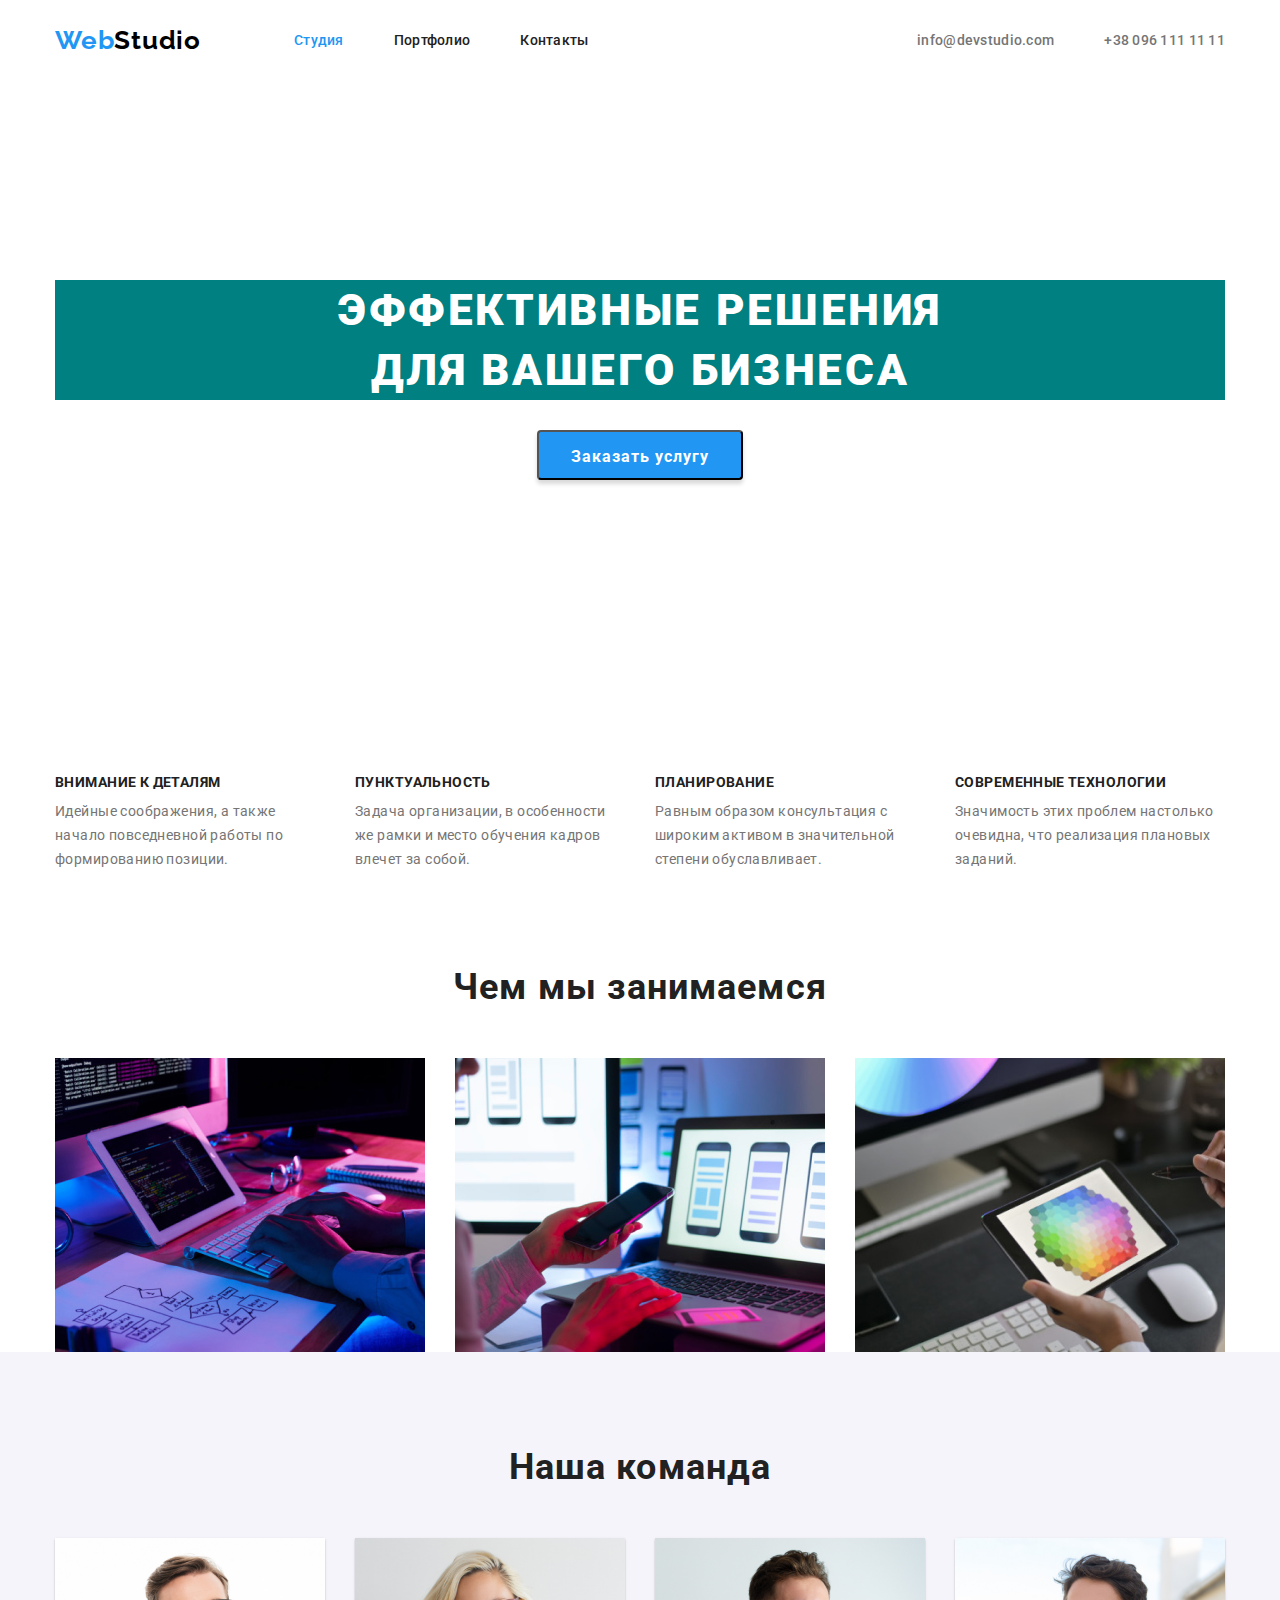
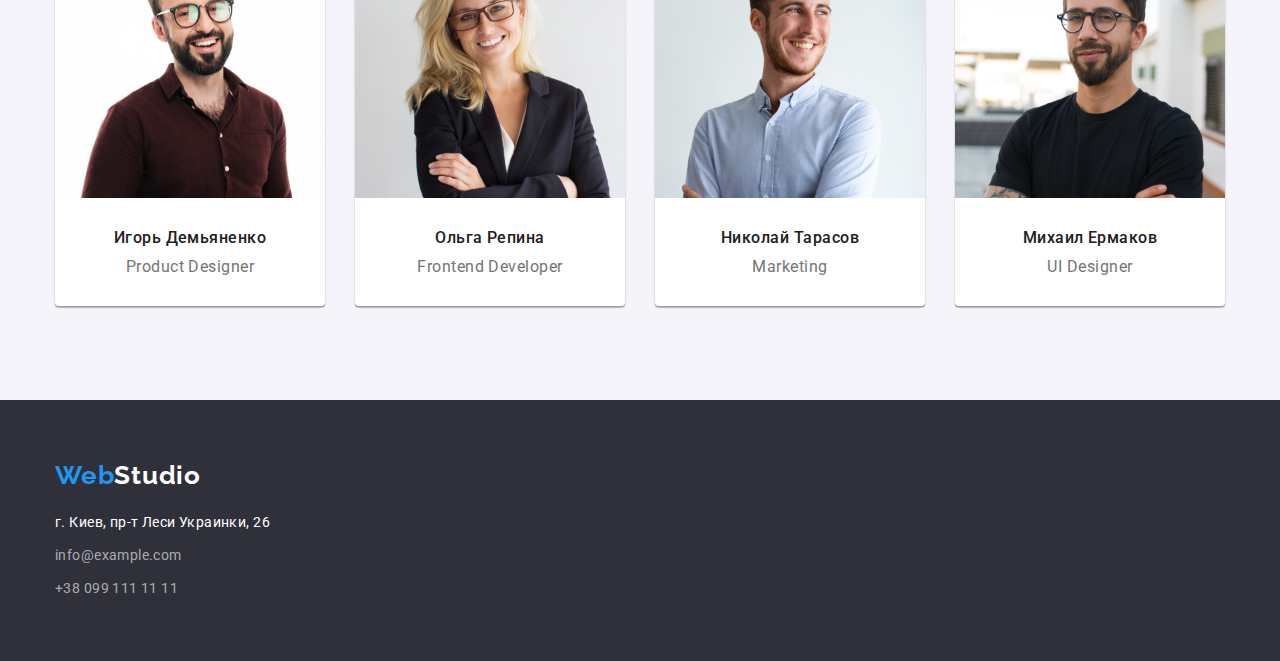
<file: index.html>
<!DOCTYPE html>
<html lang="ru">

<head>
    <meta charset="UTF-8">
    <meta name="viewport" content="width=device-width, initial-scale=1.0">
    <title>Web-studio</title>
    <link rel="stylesheet" href="https://cdnjs.cloudflare.com/ajax/libs/modern-normalize/1.0.0/modern-normalize.min.css">
    <link rel="preconnect" href="https://fonts.gstatic.com">
<link href="https://fonts.googleapis.com/css2?family=Raleway:wght@700&family=Roboto:wght@400;500;700;900&display=swap" rel="stylesheet">
<link rel="stylesheet" href="./style.css/styles.css">

</head>

<body>
    <header class="header">
        <div class="container">
       
           <a href="./index.html" class="logo">Web<span class="accent-white">Studio</span></a>
            <nav class="navigation">        
            <ul class="navigation-list">
                <li class="navigation-list-item"><a class="navigation-list-link current" href="#">Студия</a></li>
                <li class="navigation-list-item"><a class="navigation-list-link" href="./portfolio.html">Портфолио</a></li>
                <li class="navigation-list-item"><a class="navigation-list-link" href="#">Контакты</a></li>
            </ul>
        </nav>
        <address class="address-link">
            <ul class="contacts-head-list">
                 <li class="contacts-head-item">
                    <a class="mail" href="mailto:info@devstudio.com">info@devstudio.com</a>
                </li>
                <li class="contacts-head-item"><a class="tel" href="tel:+380961111111">+38 096 111 11 11</a></li>
            </ul>
        </address>
    </div>   
    </header>
<main>
    <!--Hero-->
    <section class="hero">
        <div class="container">
        <h1 class="main-title">Эффективные решения<br/> для вашего бизнеса</h1>
        <div class="button-container">
        <button class="mdlbutton">Заказать услугу</button>
    </div>   
    </div>
    </section>
    <!--About-->
    <section class="about">  
        <div class="container">
        <h2 class="visually-hidden">О нас</h2>
        
        <ul class="about-list">

        
            <li class="about-list-item"><h3 class="title-about-list">Внимание к деталям</h3>
                <p class="about-text">Идейные соображения, а также начало повседневной работы по формированию позиции.</p>
            </li>    
            <li class="about-list-item"><h3 class="title-about-list">Пунктуальность</h3>
                <p class="about-text">Задача организации, в особенности же рамки и место обучения кадров влечет за собой.</p>
        
            </li>
            <li class="about-list-item"><h3 class="title-about-list">Планирование</h3>
            <p class="about-text">Равным образом консультация с широким активом в значительной степени обуславливает.</p>
        </li>
            <li class="about-list-item"><h3 class="title-about-list">Современные технологии</h3>
            <p class="about-text">Значимость этих проблем настолько очевидна, что реализация плановых заданий.</p>
        </li>
        </ul>
    </div>
    </section>

<!--Our job-->
<section class="our-job">
    <div class="container">
<h2 class="title">Чем мы занимаемся</h2>
<ul class="list-our-job">
    <li class="list-our-job-item">
        <img src="./images/img1.jpg" alt="работа над алгоритмом" width="370" height="294"/>
    </li>
    <li class="list-our-job-item">
        <img src="./images/img2.jpg" alt="разработка мобильного приложения" width="370" height="294"/>
    </li>
    <li class="list-our-job-item">
        <img src="./images/img3.jpg" alt="работа над цветом" width="370" height="294"/>
    </li>
</ul>
</div> 
</section> 
<!--employees-->
<section class="employee">
    <div class="container">
    <h2 class="title">Наша команда</h2>
    <ul class="employee-list">
        <li class="employee-list-item">
            <img class="employee-list-img"
            src="./images/img4.jpg" alt="мужчина" width="270" height="260"/>
            <h3 class="employee-list-name">Игорь Демьяненко</h3>
            <p class="employee-list-prof" lang="en">Product Designer</p>
        </li>
        <li class="employee-list-item">
            
            <img class="employee-list-img" src="./images/img5.jpg" alt="женщина" width="270" height="260"/>
            <h3 class="employee-list-name">Ольга Репина</h3>
            <p class="employee-list-prof" lang="en">Frontend Developer </p>
        </li>
        <li class="employee-list-item">
            <img class="employee-list-img" src="./images/img6.jpg" alt="мужчина" width="270" height="260"/>
            <h3 class="employee-list-name">Николай Тарасов</h3>
            <p class="employee-list-prof" lang="en">Marketing</p>
        </li>
        <li class="employee-list-item">
            <img class="employee-list-img" src="./images/img7.jpg" alt="мужчина" width="270" height="260"/>
            <h3 class="employee-list-name">Михаил Ермаков</h3>
            <p class="employee-list-prof" lang="en">UI Designer</p>
        </li>
    </ul>
</div>
</section>           
</main>
<footer class="footer">
    <div class="container">
    <a href="./index.html"><p class="logo">
        Web<span class="accent-dark">Studio</span>

    </p></a>
    <!--contacts-->
        <h2 class="visually-hidden">Контакты</h2>
        <address class="address">
            <p>г. Киев, пр-т Леси Украинки, 26</p>
<ul class="contacts">
    
    <li class="contacts-item"><a class="mail" href="mailto:info@devstudio.com">info@example.com</a></li>
     
    <li class="contacts-item"><a class="tel" href="tel:+380961111111">+38 099 111 11 11</a></li>
</ul>
</address>
</div>
</footer>     
</body> 
</html>
</file>
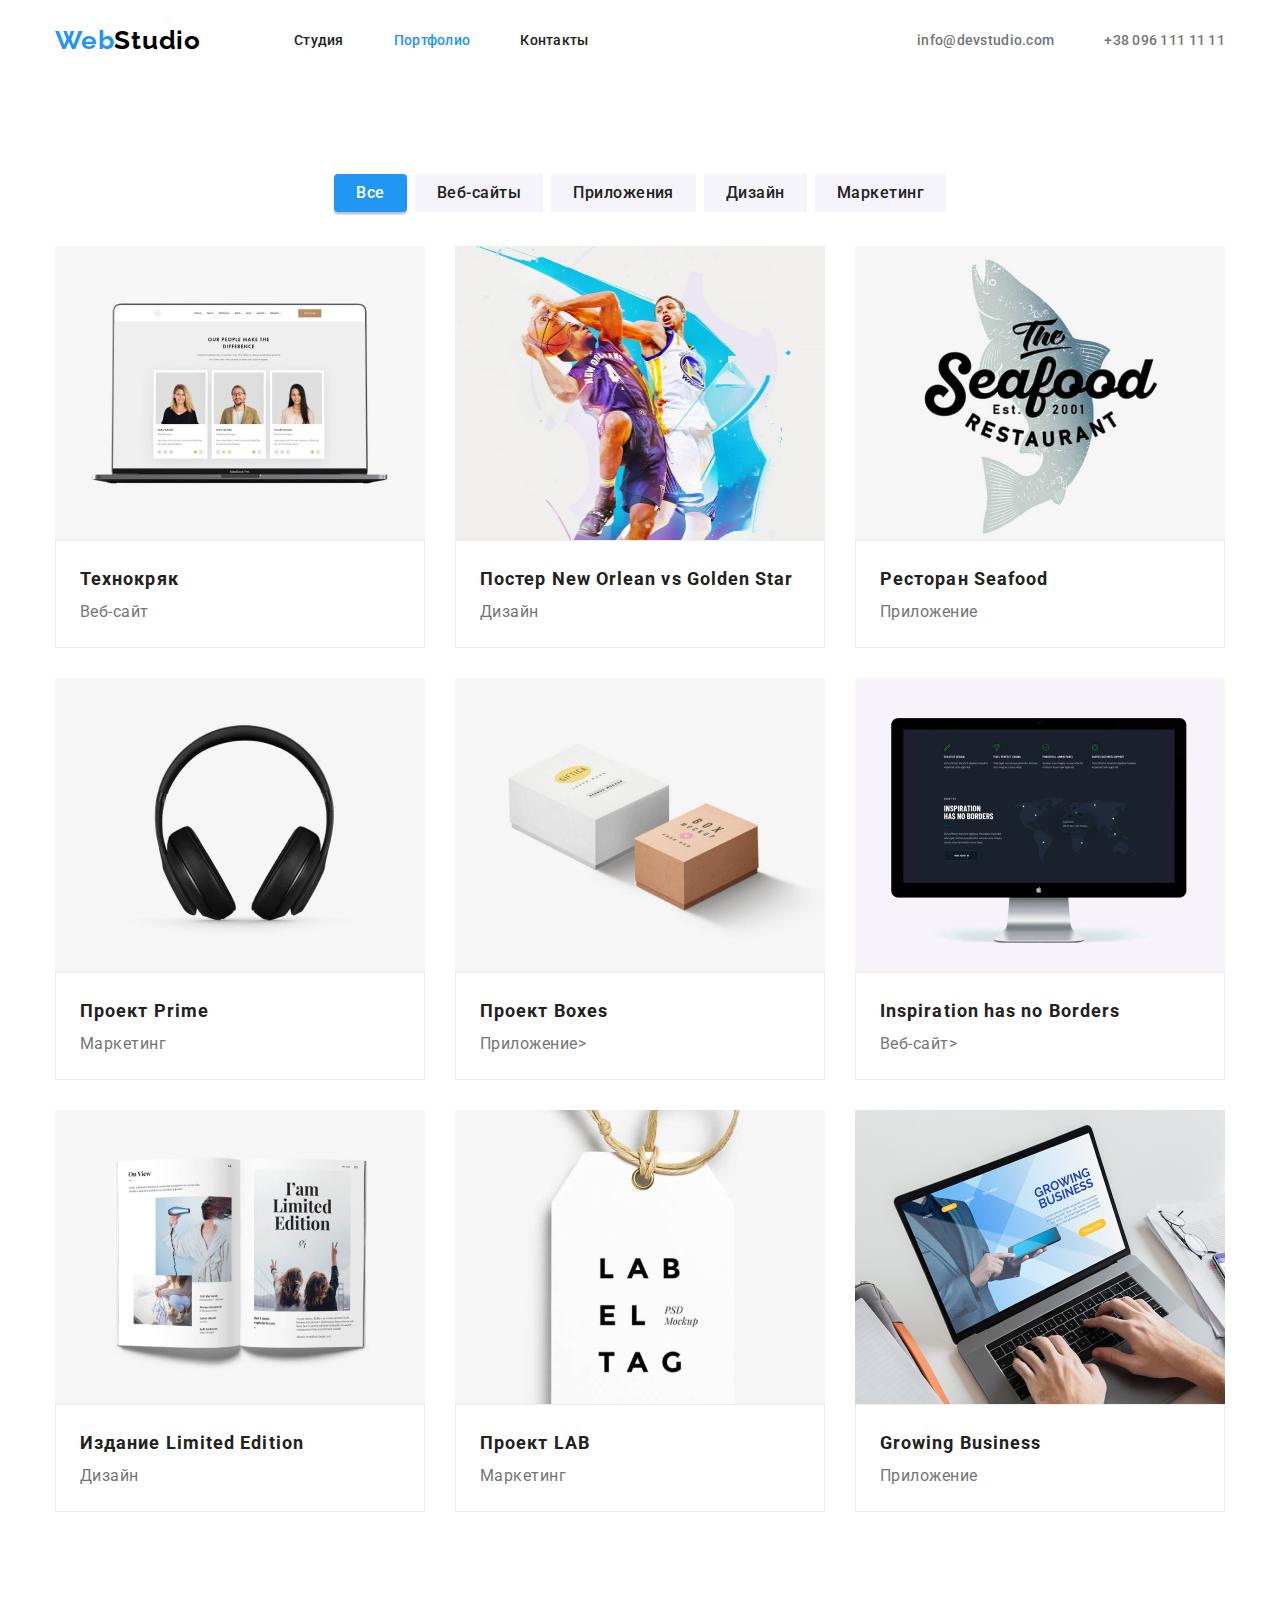
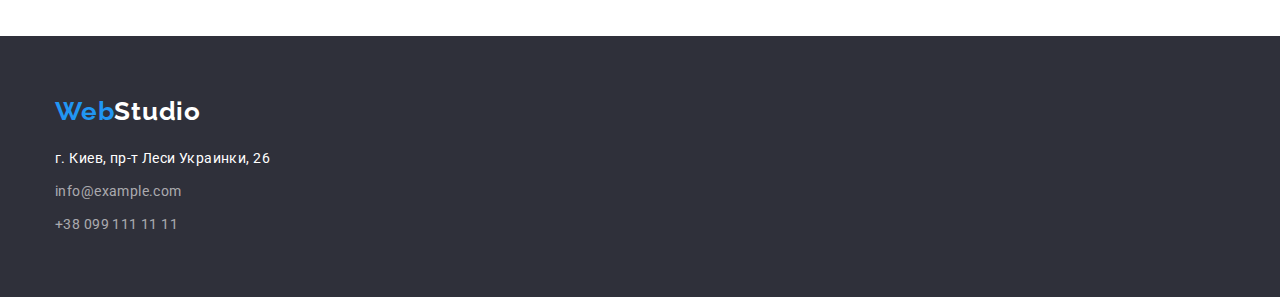
<file: portfolio.html>
<!DOCTYPE html>
<html lang="ru">

<head>
    <meta charset="UTF-8">
    <meta name="viewport" content="width=device-width, initial-scale=1.0">
    <title>Web-studio</title>
    <link rel="stylesheet" href="https://cdnjs.cloudflare.com/ajax/libs/modern-normalize/1.0.0/modern-normalize.min.css">
    <link rel="preconnect" href="https://fonts.gstatic.com">
<link href="https://fonts.googleapis.com/css2?family=Raleway:wght@700&family=Roboto:wght@400;500;700;900&display=swap" rel="stylesheet">
<link rel="stylesheet" href="./style.css/styles.css">

</head>

<body>
    <header class="header">
            <div class="container">
           <a href="./index.html" class="logo">Web<span class="accent-white">Studio</span></a>
            <nav class="navigation">        
            <ul class="navigation-list">
                <li class="navigation-list-item"><a class="navigation-list-link" href="./index.html">Студия</a></li>
                <li class="navigation-list-item"><a class="navigation-list-link current" href="#">Портфолио</a></li>
                <li class="navigation-list-item"><a class="navigation-list-link" href="#">Контакты</a></li>
            </ul>
        </nav>
        <address class="address-link">
            <ul class="contacts-head-list">
                 <li class="contacts-head-item">
                    <a class="mail" href="mailto:info@devstudio.com">info@devstudio.com</a>
                </li>
                <li class="contacts-head-item"><a class="tel" href="tel:+380961111111">+38 096 111 11 11</a></li>
            </ul>
        </address> 
    </div>
    </header>
    <main>
        
        <!--our projects-->
        <section class="portfolio">
            <div class="container">
            <h1 class="visually-hidden">Наши проекты</h1>
            <ul class="filters-list">
                <li class="filters-list-item"><button type="button" class="filter active">Все</button></li>
                <li class="filters-list-item"><button type="button" class="filter">Веб-сайты</button></li>
                <li class="filters-list-item"><button type="button" class="filter">Приложения</button></li>
                <li class="filters-list-item"><button type="button" class="filter">Дизайн</button></li>
                <li class="filters-list-item"><button type="button" class="filter">Маркетинг</button></li>

            </ul>
            <ul class="portfolio-list">
                <li class="portfolio-list-item"><a href=""><img src="./projects/project 1.jpg" alt="открытый ноутбук"
                    width="370" height="294"/>
                    <div class="card-content">
                    <h2 class="portfolio-title">Технокряк</h2>
                    <p class="portfolio-text">Веб-сайт</p> </div>             
                </a>
  
                </li>

                <li class="portfolio-list-item"><a href="">
                    <img src="./projects/project 2.jpg" alt="игра в баскетбол"
                    width="370" height="294"/>
                    <div class="card-content">
                    <h2 class="portfolio-title">Постер New Orlean vs Golden Star</h2>
                    <p class="portfolio-text">Дизайн</p></div>
                </a>
            </li>

                <li class="portfolio-list-item"><a href=""><img src="./projects/project 3.jpg" alt="рыба"
                    width="370" height="294"/>
                    <div class="card-content">
                <h2 class="portfolio-title">Ресторан Seafood</h2>
                <p class="portfolio-text">Приложение</p></div>
            </a></li>

                <li class="portfolio-list-item"><a href=""><img src="./projects/project 4.jpg" alt="наушники"
                    width="370" height="294"/>
                    <div class="card-content">
                <h2 class="portfolio-title">Проект Prime</h2>
                <P class="portfolio-text">Маркетинг</P></div>
            </a></li>

                <li class="portfolio-list-item"><a href=""><img src="./projects/project 5.jpg" alt="две коробочки"
                    width="370" height="294"/>
                    <div class="card-content">
                <h2 class="portfolio-title">Проект Boxes</h2>
                <p class="portfolio-text">Приложение></P></div>
            </a></li>

                <li class="portfolio-list-item"><a href=""><img src="./projects/project 6.jpg" alt="экран компьютера"
                    width="370" height="294"/>
                    <div class="card-content">
                <h2 class="portfolio-title">Inspiration has no Borders</h2>
                 <p class="portfolio-text">Веб-сайт></p></div>
                </a></li>

                <li class="portfolio-list-item"><a href=""><img src="./projects/project 7.jpg" alt="открытая книга" width="370" height="294"/>
                    <div class="card-content">
                <h2 class="portfolio-title">Издание Limited Edition</h2>
                 <p class="portfolio-text">Дизайн</p></div>
                </a></li>

                <li class="portfolio-list-item"><a href=""><img src="./projects/project 8.jpg" alt="бирка"
                    width="370" height="294"/>
                    <div class="card-content">
                <h2 class="portfolio-title">Проект LAB</h2>
                 <p class="portfolio-text">Маркетинг</p></div>
                </a></li>

                <li class="portfolio-list-item"><a href=""><img src="./projects/project 9.jpg" alt="работа за ноутбуком"
                    width="370" height="294"/>
                    <div class="card-content">
                <h2 class="portfolio-title">Growing Business</h2>
                 <p class="portfolio-text">Приложение</p></div></a></li>
            </ul>
        </div>
        </section>
         <!---end our projects-->
    </main>
    <footer class="footer">
        <div class="container">
        <a href="./index.html"><p class="logo">
            Web<span class="accent-dark">Studio</span>
    
        </p></a>
        <!--contacts-->
            <h2 class="visually-hidden">Контакты</h2>
            <address class="address">
                <p>г. Киев, пр-т Леси Украинки, 26</p>
    <ul class="contacts">
        
        <li class="contacts-item"><a class="mail" href="mailto:info@devstudio.com">info@example.com</a></li>
         
        <li class="contacts-item"><a class="tel" href="tel:+380961111111">+38 099 111 11 11</a></li>
    </ul>
    </address>
    </div>
    </footer>
</body>
</html>
</file>
<file: style.css/styles.css>
:root {
    --main-font: "Roboto"; sans-serif;
    --secondery-font: "Raleway"; sans-serif;
    --accent-color: #2196F3; 
}
*,
*::before,
*::after {
    margin: 0; padding: 0;
}
img {
    display: block;
}
    
body {
    font-family: var(--main-font);
}
/*========components=======*/
li {
    list-style-type: none;
}
ul{
    padding-left: 0;
}
a{
    text-decoration: none;
    color: #212121; 
}
.title {
    font-weight: 700;
    font-size: 36px;
    line-height: 1.167;
    text-align: center;
    letter-spacing: 0.03em;
    color: #212121;
}
.logo {
    font-family: var(--secondery-font);
    font-weight: 700;
    font-size: 26px;
    line-height: 1.192; 
    letter-spacing:0.03em;
    color: var(--accent-color); 

}
.logo
.accent-white {
    font-family:var(--secondery-font);
    font-weight: 700;
    font-size: 26px;
    line-height: 1.192;
    letter-spacing: 0.03em;
    color: #000000;
}
.logo
.accent-dark {

    font-family: var(--secondery-font);
    font-weight: 700;
    font-size: 26px;
    line-height: 1,192;
    letter-spacing: 0.03em;
    color: #FFFFFF;
}
.tel:hover,
.tel:focus,
.mail:hover,
.mail:focus {
    color: var(--accent-color); 
}
.container{
    
    width: 1200px;
    margin: 0 auto;
    padding: 0 15px;
}

/*========components======*/
    
/*=========header========*/
.header .container{
    display: flex;
    align-items: center;
    height: 80px;

}
.header .logo {margin-right: 93px;

}

.navigation-list {
    font-style: normal;
    font-weight: 500;
    font-size: 14px;
    line-height: 1.143;
    letter-spacing: 0.02em;
    color: #212121;

    display: flex;
    align-items: center;
}
.navigation-list-item:not(:last-child) {
    margin-right: 50px;
}
.contacts-head-list 
>.contacts-head-item a{
    font-style: normal;
    font-weight: 500;
    font-size: 14px;
    line-height: 1.143;
    letter-spacing: 0.02em;
    color: #757575;
}
.address-link{
    margin-left: auto;
}
.contacts-head-list{
    display: flex;
    align-items: center;
}
.contacts-head-item:not(:last-child) {
    margin-right: 50px;
}
.navigation-list-link:hover,
.navigation-list-link:focus {
    color: var(--accent-color)  
}
.navigation-list.navigation-list-link,
.current{
    color: var(--accent-color);
}
.contacts-head-item a:hover,
.contacts-head-item a:focus {
    color: var(--accent-color)  
}
/*==========end header=====*/
/*========hero =========*/
.hero{
    padding-top: 200px;
    padding-bottom: 200px;
}

.main-title {
    font-weight: 900;
    font-size: 44px;
    line-height: 1.364;
    color: #ffffff;
    letter-spacing: 0.06em;
    text-transform: uppercase;
    background-color: teal;
    text-align: center;
    margin-bottom: 30px;
}   
    .mdlbutton{
    display:inline-block;

    font-family:var(--main-font);
    font-weight: 700;
    font-size: 16px;
    line-height: 1.875;
    letter-spacing: 0.06em;
    color: #FFFFFF;

    min-width: 200px;
    height: 50px;
   background-color:var(--accent-color);
   border-radius: 4px;
   box-shadow: 0px 4px 4px rgba(0, 0, 0, 0.15);
   cursor: pointer;
   padding: 10px 32px;
}
.button-container{
    text-align: center;
}

    
    .mdlbutton:hover,
    .mdlbutton:focus {
        color: #FFFFFF;
        background-color: #188CE8;
    }
    /*=======end hero======*/
    /*=======about=======*/
    .about{
        padding-top: 94px;
    }
    .visually-hidden {
        position: absolute;
        width: 1px;
        height: 1px;
        margin: -1px;
        border: 0;
        padding: 0;

        white-space: nowrap;
        clip-path: inset(100%);
        clip: rect(0 0 0 0);
        overflow: hidden;
    }
    .about-list{
        display: flex;
    }
    .about-list-item{
        width: 270px;
        
    }
    .about-list-item:not(:last-child){
        margin-right: 30px;
    }
    .title-about-list{
        margin-bottom: 10px;
        font-weight: 700;
        font-size: 14px;
        line-height: 1.143;
        letter-spacing: 0.03em;
        text-transform: uppercase;
        
        color: #212121;
       
   }     
   .about-list >.about-list-item 
    .about-text {
        font-weight: 400;
        font-size: 14px;
        line-height: 1.714;
        letter-spacing: 0.03em;
        color: #757575;
   }
   /*========end about====*/
   /*========our job======*/
   .our-job{
       padding-top: 94px;
   }
   .list-our-job{
       display: flex;
   }
   .list-our-job-item:not(:last-child){
       margin-right: 30px;

   }
   .title{
       margin-bottom: 50px;
   }
  
   /*====end our job=======*/
   
   /*=========employee======*/
   .employee{
       padding-top: 94px;
       padding-bottom: 94px;
       background-color: #F5F4FA ;
   }
   .employee-list{
       display: flex;
   }
   .employee-list-item:not(:last-child){
       margin-right: 30px;
   }
   .employee-list-item{
    background-color: #FFFFFF;
box-shadow: 0px 1px 3px rgba(0, 0, 0, 0.12), 0px 1px 1px rgba(0, 0, 0, 0.14), 0px 2px 1px rgba(0, 0, 0, 0.2);
border-radius: 0px 0px 4px 4px;
   }
   .employee-list-img{
       margin-bottom: 30px;
   }
   .employee-list >
   .employee-list-item >
   .employee-list-name {
    font-weight: 500;
    font-size: 16px;
    line-height: 1.188;
    letter-spacing: 0.03em;
    color: #212121;

    text-align: center;
    margin-bottom: 10px;
   }
   .employee-list >
   .employee-list-item >
   .employee-list-prof {
        font-weight:400;
        font-size: 16px;
        line-height: 1.188; 
        letter-spacing: 0.03em;
        color: #757575;
        
        text-align: center;
        margin-bottom: 30px;
   }
   /*=======end employee=====*/
   /*=======footer==========*/
   .footer{
       background-color:#2f303a;
       padding-top: 60px;
       padding-bottom: 60px;
   }
   .address{
       font-style: normal;
    font-weight: 400;
    font-size: 14px;
    line-height: 1.714;
    letter-spacing: 0.03em;
    color: #FFFFFF; 
    
    margin-top: 20px;
   }
   .contacts{
       margin-top: 9px;
   }
   .contacts a{
    color: rgba(255, 255, 255, 0.6);
}
.contacts-item:not(:last-child){
    margin-bottom: 9px;
}
   /*=======end footer====*/
   /*=======our projects======*/
   .portfolio{
       padding-top: 94px;
       padding-bottom: 94px;
   }
   .portfolio-list>.portfolio-list-item
   .portfolio-title {
    font-family:var(--main-font);
    font-weight: 700;
    font-size: 18px;
    line-height: 2;
    letter-spacing: 0.06em;
    color: #212121;
}
    .portfolio-list>.portfolio-list-item
    .portfolio-text {
        font-weight: 400;
        font-size: 16px;
        line-height: 1.875;
        letter-spacing: 0.03em;
        color: #757575;
    }
    .filter {
        display: inline-block;
        font-family: var(--main-font);
        font-weight: 500;
        font-size: 16px;
        line-height: 1.625;
        text-align: center;
        letter-spacing: 0.03em;
        color: #212121;
        border: none;
        background-color: #ffffff;

        min-width: 73px;
        height: 38px;
        padding: 6px 22px 6px 22px;
        cursor: pointer;
        background-color: #f5f4fa;
    }
    .filter.active{
        display: inline-block;
        color: #ffffff;
        background-color: var(--accent-color);
        
        box-shadow: 0px 3px 1px rgba(0, 0, 0, 0.1), 0px 1px 2px rgba(0, 0, 0, 0.08), 0px 2px 2px rgba(0, 0, 0, 0.12);
        border-radius: 4px;

    }
    .filters-list{
        display: flex;
        margin-bottom: 34px;
        justify-content: center;
    }
    .filters-list-item:not(:last-child){
    margin-right: 8px;
    }
    .portfolio-list{
        display: flex;
        flex-wrap: wrap;
    }
    .portfolio-list-item{
        width: 370px;
        margin-right: 30px;
        margin-bottom: 30px;
        background-color: #FFFFFF;
    }
    .portfolio-list-item:nth-child(3n){
        margin-right: 0px;
    }
    .card-content{
        padding-top: 20px;
        padding-right: 24px;
        padding-bottom: 20px;
        padding-left: 24px;
        background-color: #FFFFFF;
        border: 1px solid #EEEEEE;
    }
</file>
